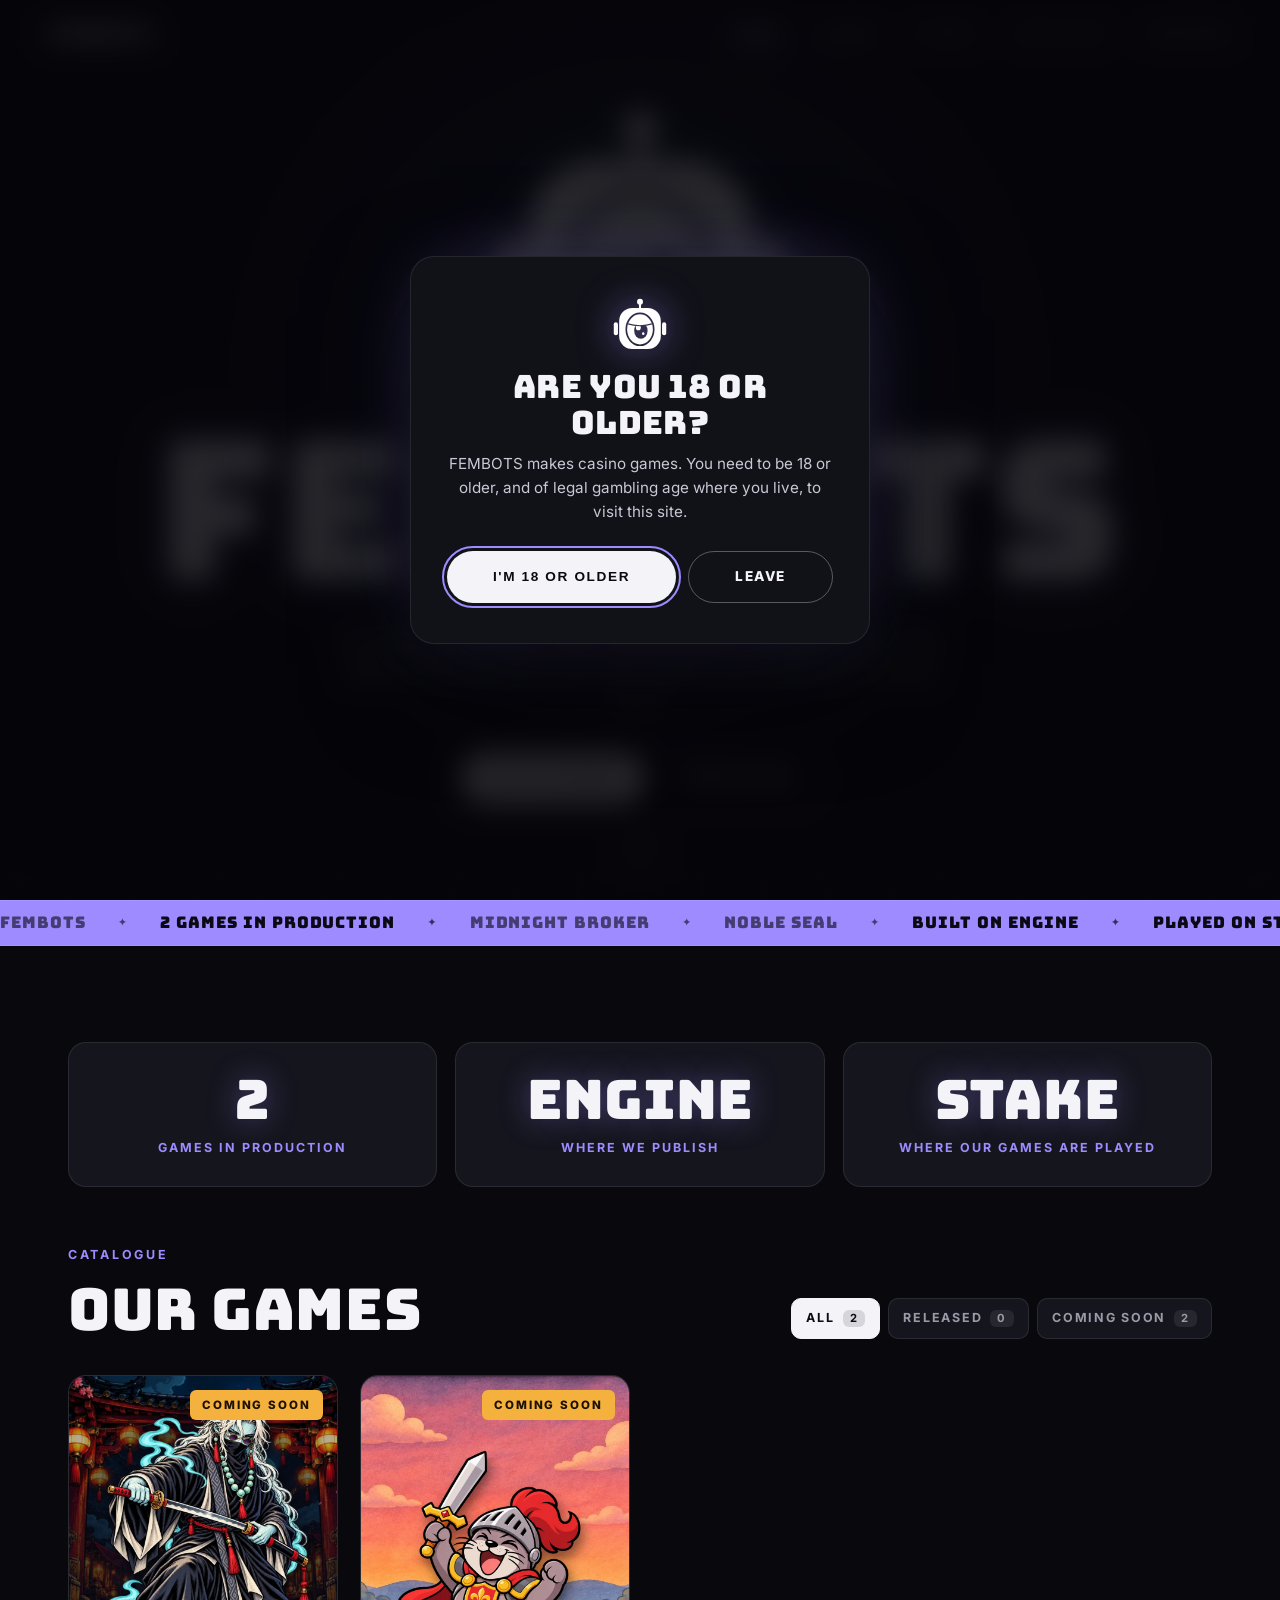
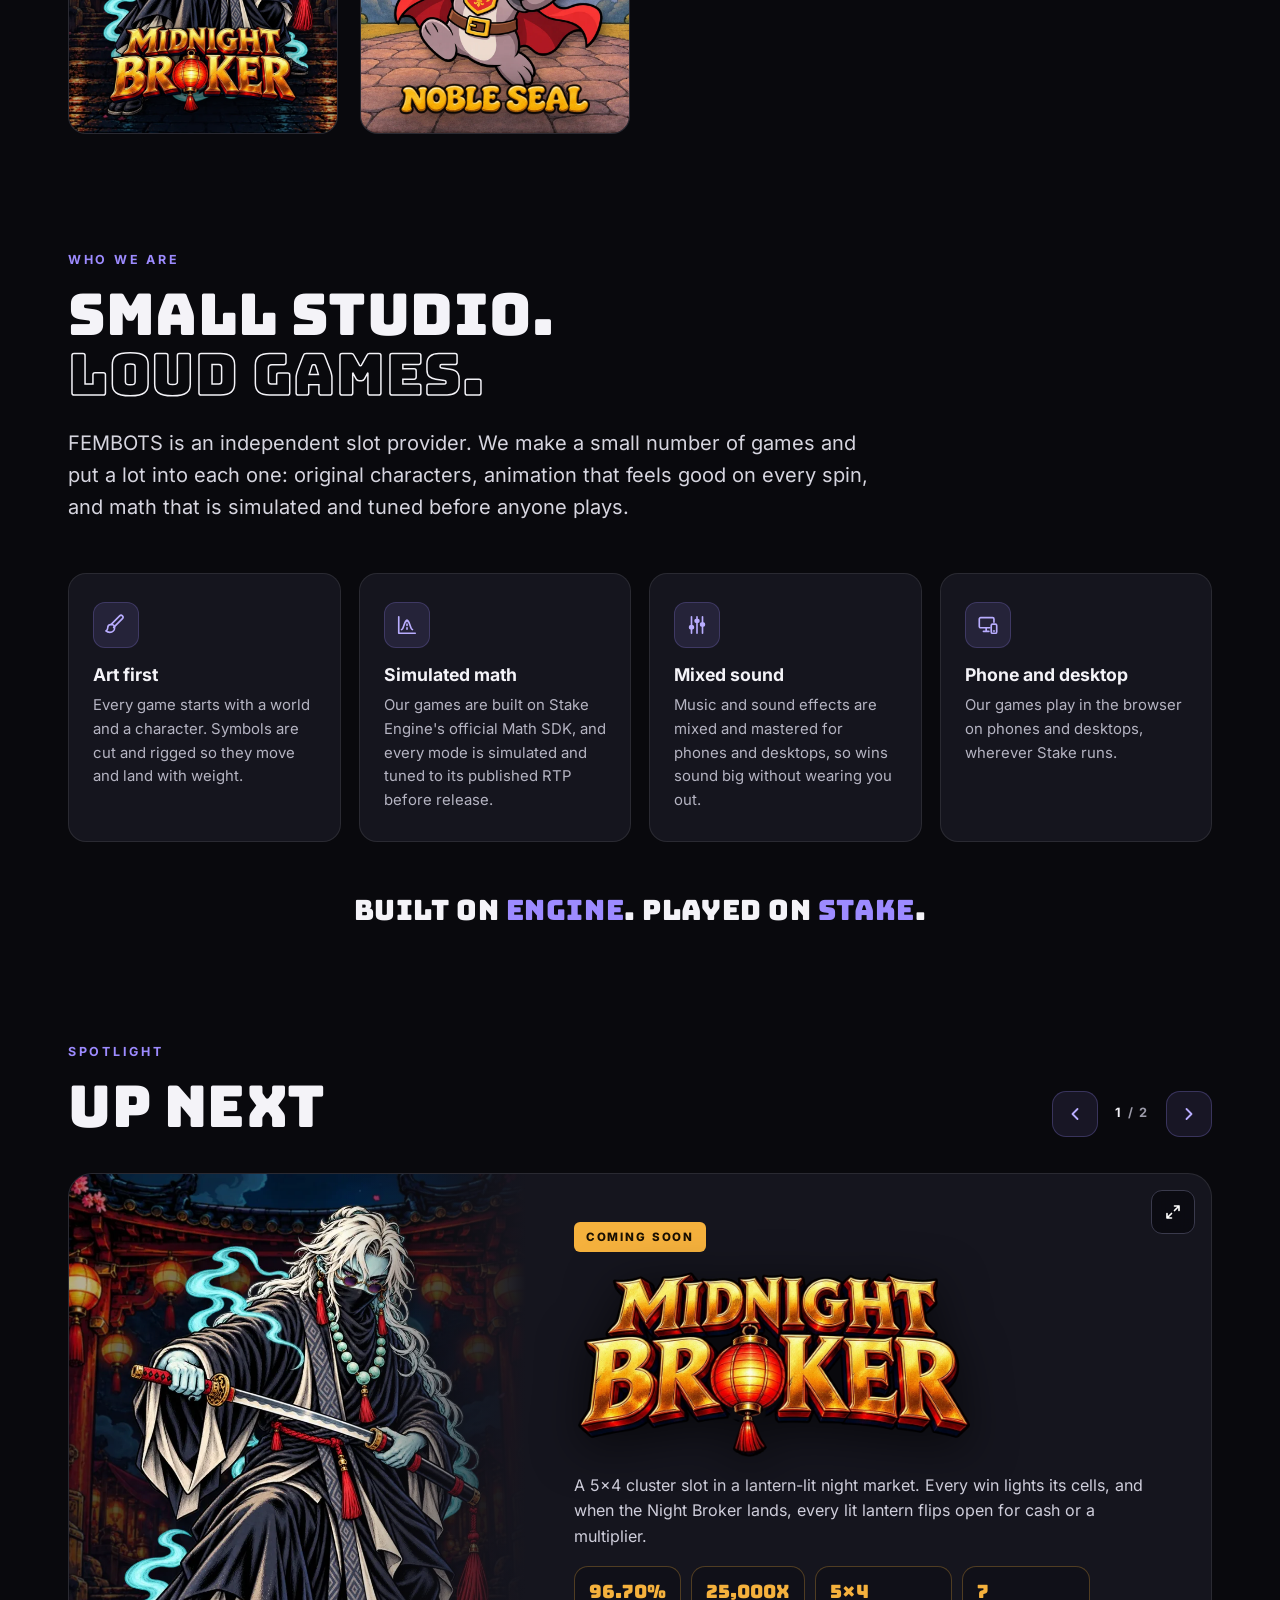
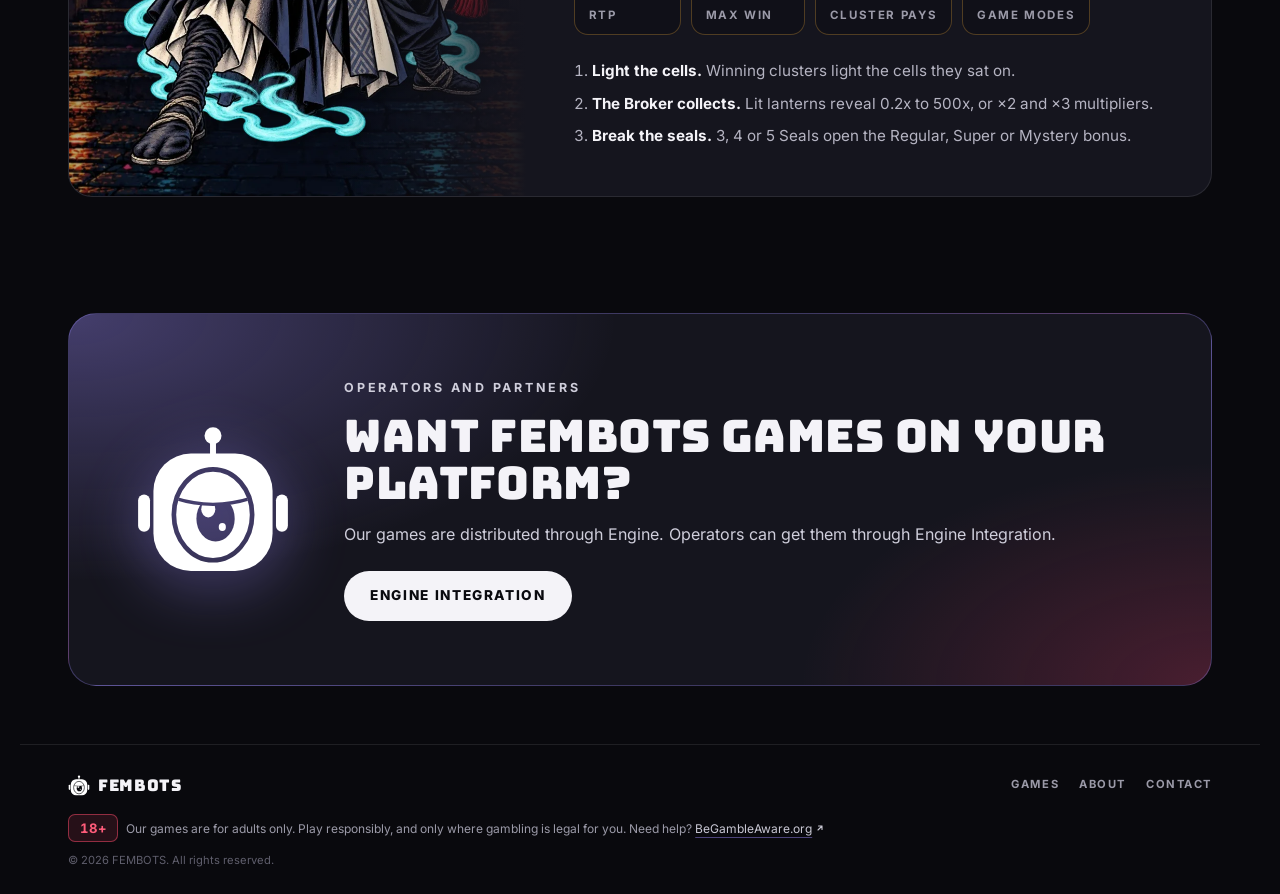
<file: index.html>
<!doctype html>
<html lang="en">
<head>
  <meta charset="utf-8" />
  <meta name="viewport" content="width=device-width, initial-scale=1" />
  <title>FEMBOTS | Slot Game Provider</title>
  <meta name="description" content="FEMBOTS is an independent slot provider making bold, art-first games for Engine and Stake. Our first game is Midnight Broker." />
  <meta name="theme-color" content="#09090d" />
  <link rel="canonical" href="https://fembots-gaming.github.io/website/" />
  <link rel="icon" type="image/svg+xml" href="assets/robot.svg" />
  <link rel="apple-touch-icon" href="assets/apple-touch-icon.png" />
  <link rel="preload" href="assets/fonts/bungee-latin.woff2" as="font" type="font/woff2" crossorigin />
  <link rel="preload" href="assets/fonts/inter-latin.woff2" as="font" type="font/woff2" crossorigin />
  <link rel="stylesheet" href="styles.css?v=77" />
</head>
<body>
  <!-- ============ 18+ CHECK ============ -->
  <!-- Asked once per browser. The answer is kept in localStorage; if storage is blocked it asks on every visit. -->
  <dialog class="age-gate" id="ageGate" closedby="none" aria-labelledby="ageTitle" aria-describedby="ageText">
    <img src="assets/robot.svg" alt="" width="56" height="54" />
    <h2 id="ageTitle">Are you 18 or older?</h2>
    <p id="ageText">FEMBOTS makes casino games. You need to be 18 or older, and of legal gambling age where you live, to visit this site.</p>
    <div class="age-actions">
      <button class="btn btn-primary" type="button" id="ageYes">I'm 18 or older</button>
      <a class="btn btn-ghost" href="https://www.google.com/" rel="noopener" id="ageNo">Leave</a>
    </div>
  </dialog>
  <script>
    (function () {
      var KEY = 'fembots-age-ok', gate = document.getElementById('ageGate');
      try { if (localStorage.getItem(KEY) === '1') return; } catch (e) {}
      var ok = false;
      gate.showModal();
      // Escape doesn't let people skip it. If the browser closes it some other way, put it back.
      document.addEventListener('keydown', function (e) { if (e.key === 'Escape' && !ok) e.preventDefault(); }, true);
      gate.addEventListener('cancel', function (e) { e.preventDefault(); });
      new MutationObserver(function () { if (!ok && !gate.open) gate.showModal(); }).observe(gate, { attributes: true, attributeFilter: ['open'] });
      document.getElementById('ageYes').addEventListener('click', function () {
        ok = true;
        try { localStorage.setItem(KEY, '1'); } catch (e) {}
        gate.close();
      });
    })();
  </script>

  <!-- ============ NAV ============ -->
  <header class="nav" id="top">
    <a class="brand" href="#top" aria-label="FEMBOTS home">
      <span>FEMBOTS</span>
    </a>
    <nav class="nav-links" id="navLinks">
      <a href="#top">Home</a>
      <a href="#games">Games</a>
      <a href="#about">Studio</a>
      <a href="#spotlight">Spotlight</a>
      <a href="#contact">Partners</a>
    </nav>
    <button class="nav-toggle" id="navToggle" aria-label="Open menu" aria-expanded="false">
      <span></span><span></span>
    </button>
  </header>

  <main>
    <!-- ============ HERO ============ -->
    <section class="hero">
      <div class="hero-bg" aria-hidden="true">
        <div class="grid-lines"></div>
        <div class="glow"></div>
      </div>
      <div class="hero-inner">
        <!-- The FEMBOTS robot. main.js moves the pupil to follow the mouse and blinks the lid. -->
        <svg class="hero-bot" id="heroBot" aria-hidden="true" viewBox="6 0 188 180">
          <defs>
            <clipPath id="hb-eye"><ellipse cx="100" cy="108" rx="43.5" ry="51"/></clipPath>
            <mask id="hb-cut" maskUnits="userSpaceOnUse" x="-10" y="-10" width="220" height="220">
              <rect x="-10" y="-10" width="220" height="220" fill="#fff"/>
              <g clip-path="url(#hb-eye)"><g class="hero-pupil"><ellipse cx="103" cy="112.5" rx="22.5" ry="27" fill="#000"/><ellipse cx="94.45" cy="101.4" rx="8.25" ry="9.75" fill="#fff"/><ellipse cx="110.95" cy="122.4" rx="4.2" ry="4.8" fill="#fff"/></g><g class="hero-lid"><path d="M39.1 -45H160.9V82.5Q100 109.02 39.1 82.5Z" fill="#fff"/><path d="M39.1 82.5Q100 109.02 160.9 82.5" fill="none" stroke="#000" stroke-width="3.9"/></g></g>
              <ellipse cx="100" cy="108" rx="46" ry="53.5" fill="none" stroke="#000" stroke-width="5.5"/>
            </mask>
          </defs>
          <g fill="#fff" mask="url(#hb-cut)"><rect x="96.5" y="20" width="7" height="20" rx="3.5"/><circle cx="100" cy="15" r="10"/><rect x="12" y="84" width="14" height="44" rx="7"/><rect x="174" y="84" width="14" height="44" rx="7"/><rect x="30" y="36" width="140" height="138" rx="44"/></g>
        </svg>
        <h1 class="wordmark reveal" aria-label="FEMBOTS">
          <span class="glitch">FEMBOTS</span>
        </h1>
        <p class="hero-sub reveal">
          An independent slot provider making games for Stake Engine. <span data-production>Two titles are</span> in production now, each with its own characters, art and math.
        </p>
        <div class="hero-cta reveal">
          <a class="btn btn-primary" href="#games">See our games</a>
          <a class="btn btn-ghost" href="#about">Who we are</a>
        </div>
      </div>
      <a class="scroll-cue" href="#studio-stats" aria-label="Scroll to the provider stats"><span></span></a>
    </section>


    <!-- ============ TICKER ============ -->
    <div class="ticker" aria-hidden="true">
      <div class="ticker-track" id="tickerTrack"></div>
    </div>

    <!-- ============ STUDIO STATS ============ -->
    <section class="stats" id="studio-stats" aria-label="FEMBOTS in numbers">
      <div class="stat reveal"><b data-count-games>2</b><span>Games in production</span></div>
      <div class="stat reveal"><b>Engine</b><span>Where we publish</span></div>
      <div class="stat reveal"><b>Stake</b><span>Where our games are played</span></div>
    </section>

    <!-- ============ GAMES ============ -->
    <section class="section games" id="games">
      <div class="section-head">
        <div>
          <p class="eyebrow">Catalogue</p>
          <h2>Our games</h2>
        </div>
        <div class="filters" role="tablist" aria-label="Filter games">
          <button class="filter is-active" data-filter="all" role="tab" aria-selected="true">All <i data-count="all">0</i></button>
          <button class="filter" data-filter="released" role="tab" aria-selected="false">Released <i data-count="released">0</i></button>
          <button class="filter" data-filter="coming-soon" role="tab" aria-selected="false">Coming soon <i data-count="coming-soon">0</i></button>
        </div>
      </div>
      <div class="game-grid" id="gameGrid"></div>
      <p class="empty" id="gamesEmpty" hidden>Our first release is on its way. Check back soon.</p>
    </section>


    <!-- ============ ABOUT ============ -->
    <section class="section about" id="about">
      <div class="about-head">
        <p class="eyebrow">Who we are</p>
        <h2>Small studio.<br /><span class="outline">Loud games.</span></h2>
        <p class="lead">
          FEMBOTS is an independent slot provider. We make a small number of games and put a lot into each one: original characters, animation that feels good on every spin, and math that is simulated and tuned before anyone plays.
        </p>
      </div>
      <div class="pillars">
        <article class="pillar reveal">
          <span class="pillar-icon" aria-hidden="true"><svg viewBox="0 0 24 24" fill="none" stroke="currentColor" stroke-width="1.8" stroke-linecap="round" stroke-linejoin="round"><path d="M9.5 14.5 19 5a2.1 2.1 0 0 0-3-3l-9.5 9.5"/><path d="M6.5 11.5c-2 0-3.5 1.6-3.5 3.6 0 1.6-.6 2.8-2 3.4 1 .9 2.6 1.5 4.3 1.5 3 0 5.2-2.2 5.2-5 0-1.9-1.6-3.5-4-3.5Z"/></svg></span>
          <h3>Art first</h3>
          <p>Every game starts with a world and a character. Symbols are cut and rigged so they move and land with weight.</p>
        </article>
        <article class="pillar reveal">
          <span class="pillar-icon" aria-hidden="true"><svg viewBox="0 0 24 24" fill="none" stroke="currentColor" stroke-width="1.8" stroke-linecap="round" stroke-linejoin="round"><path d="M3 3v18h18"/><path d="M6 17c2.5 0 3-10 6-10s3.5 10 6 10"/><path d="M12 7v10" stroke-dasharray="1.5 2.5"/></svg></span>
          <h3>Simulated math</h3>
          <p>Our games are built on Stake Engine's official Math SDK, and every mode is simulated and tuned to its published RTP before release.</p>
        </article>
        <article class="pillar reveal">
          <span class="pillar-icon" aria-hidden="true"><svg viewBox="0 0 24 24" fill="none" stroke="currentColor" stroke-width="1.8" stroke-linecap="round" stroke-linejoin="round"><path d="M6 3v18M12 3v18M18 3v18"/><rect x="4" y="13" width="4" height="3" rx="1" fill="currentColor"/><rect x="10" y="6" width="4" height="3" rx="1" fill="currentColor"/><rect x="16" y="10" width="4" height="3" rx="1" fill="currentColor"/></svg></span>
          <h3>Mixed sound</h3>
          <p>Music and sound effects are mixed and mastered for phones and desktops, so wins sound big without wearing you out.</p>
        </article>
        <article class="pillar reveal">
          <span class="pillar-icon" aria-hidden="true"><svg viewBox="0 0 24 24" fill="none" stroke="currentColor" stroke-width="1.8" stroke-linecap="round" stroke-linejoin="round"><path d="M14 15H4a1.5 1.5 0 0 1-1.5-1.5v-8A1.5 1.5 0 0 1 4 4h13a1.5 1.5 0 0 1 1.5 1.5V9"/><path d="M7 19h6M10 15v4"/><rect x="15.5" y="11" width="6" height="10" rx="1.5"/><path d="M18 18.5h1"/></svg></span>
          <h3>Phone and desktop</h3>
          <p>Our games play in the browser on phones and desktops, wherever Stake runs.</p>
        </article>
      </div>
      <p class="platforms">
        <span>Built on <b>Engine</b>.</span> <span>Played on <b>Stake</b>.</span>
      </p>
    </section>


    <!-- ============ SPOTLIGHT ============ -->
    <section class="section spotlight" id="spotlight">
      <div class="section-head">
        <div>
          <p class="eyebrow">Spotlight</p>
          <h2>Up next</h2>
        </div>
        <div class="spot-nav" aria-label="Browse games">
          <button class="spot-arrow" type="button" data-dir="-1" aria-label="Previous game"><svg viewBox="0 0 24 24" fill="none" stroke="currentColor" stroke-width="2.2" stroke-linecap="round" stroke-linejoin="round" aria-hidden="true"><path d="M15 6l-6 6 6 6"/></svg></button>
          <span class="spot-count" aria-live="polite"><b>1</b> / <span>2</span></span>
          <button class="spot-arrow" type="button" data-dir="1" aria-label="Next game"><svg viewBox="0 0 24 24" fill="none" stroke="currentColor" stroke-width="2.2" stroke-linecap="round" stroke-linejoin="round" aria-hidden="true"><path d="M9 6l6 6-6 6"/></svg></button>
        </div>
      </div>
      <!-- main.js adds one panel per game marked "In review" in data/games.json. They share one grid cell,
           so the box is always as tall as the tallest game. -->
      <div class="spot-stack" id="spotStack"></div>
    </section>


    <!-- ============ CONTACT ============ -->
    <section class="section contact" id="contact">
      <div class="contact-card">
        <img class="contact-bot" src="assets/robot.svg" alt="" loading="lazy" />
        <div>
          <p class="eyebrow">Operators and partners</p>
          <h2>Want FEMBOTS games on your platform?</h2>
          <p>Our games are distributed through Engine. Operators can get them through Engine Integration.</p>
          <div class="hero-cta">
            <a class="btn btn-primary" href="https://engine.io/" target="_blank" rel="noopener">Engine Integration</a>
            <a class="btn btn-ghost" id="contactEmail" hidden>Email us</a>
          </div>
        </div>
      </div>
    </section>
  </main>

  <!-- Game details pop-up. main.js fills it from data/games.json. -->
  <dialog class="game-modal" id="gameModal" aria-label="Game details">
    <div class="modal-top">
      <span class="modal-title"></span>
      <button class="modal-close" type="button" aria-label="Close">
        <svg viewBox="0 0 24 24" fill="none" stroke="currentColor" stroke-width="2.2" stroke-linecap="round" aria-hidden="true"><path d="M6 6l12 12M18 6 6 18"/></svg>
      </button>
    </div>
    <div class="modal-body"></div>
  </dialog>


  <!-- ============ FOOTER ============ -->
  <footer class="footer">
    <div class="footer-top">
      <a class="brand" href="#top"><img src="assets/robot.svg" alt="" width="28" height="27" /><span>FEMBOTS</span></a>
      <nav>
        <a href="#games">Games</a>
        <a href="#about">About</a>
        <a href="#contact">Contact</a>
      </nav>
    </div>
    <p class="footer-note">
      <span class="age">18+</span>
      <span>Our games are for adults only. Play responsibly, and only where gambling is legal for you.
        <span class="help">Need help? <a href="https://www.begambleaware.org/" target="_blank" rel="noopener">BeGambleAware.org<svg viewBox="0 0 24 24" aria-hidden="true"><path d="M8 16 16 8M9 8h7v7"/></svg></a></span></span>
    </p>
    <p class="footer-copy">© <span id="year">2026</span> FEMBOTS. All rights reserved.</p>
  </footer>

  <script src="main.js?v=77"></script>
</body>
</html>
</file>
<file: styles.css>
/* ================================================================
   FEMBOTS studio site
   ================================================================ */
/* Fonts are served from this site, not Google, so visitors' IPs aren't sent to a third party. Latin only:
   Inter is one variable file that covers every weight. */
@font-face { font-family: 'Bungee'; font-style: normal; font-weight: 400; font-display: swap; src: url(assets/fonts/bungee-latin.woff2) format('woff2'); }
@font-face { font-family: 'Inter'; font-style: normal; font-weight: 100 900; font-display: swap; src: url(assets/fonts/inter-latin.woff2) format('woff2'); }

:root {
  --bg: #09090d;
  --bg-2: #111118;
  --panel: #15151e;
  --line: rgba(255, 255, 255, 0.09);
  --ink: #f4f3f8;
  --muted: #9b9aa8;
  --accent: #9d8bff;      /* FEMBOTS violet, from the logo's glow */
  --accent-2: #ff3d6e;    /* signal pink */
  --gold: #f5b13d;        /* Midnight Broker gold */
  --crimson: #d8262f;
  --radius: 18px;
  --display: 'Bungee', system-ui, sans-serif;
  --body: 'Inter', system-ui, -apple-system, Segoe UI, sans-serif;
  --wrap: 1240px;
}

*, *::before, *::after { box-sizing: border-box; }
html { scroll-behavior: smooth; scroll-padding-top: 80px; overflow-x: clip; }
body {
  margin: 0;
  background: var(--bg);
  color: var(--ink);
  font-family: var(--body);
  font-size: 16px;
  line-height: 1.6;
  -webkit-font-smoothing: antialiased;
  overflow-x: clip;
}
main { overflow-x: clip; }
img { max-width: 100%; display: block; }
[hidden] { display: none !important; }
a { color: inherit; text-decoration: none; }
h1, h2, h3, h4 { margin: 0; line-height: 1.05; }
h2 { font-family: var(--display); font-weight: 400; font-size: clamp(2rem, 5vw, 3.6rem); letter-spacing: 0.01em; }
p { margin: 0 0 1em; }
em { color: var(--gold); font-style: normal; font-weight: 700; }

.eyebrow {
  font-size: 0.78rem; font-weight: 700; letter-spacing: 0.22em; text-transform: uppercase;
  color: var(--accent); margin-bottom: 14px;
}
.lead { font-size: clamp(1.05rem, 1.6vw, 1.25rem); color: #d6d5df; }

/* ---------- Buttons ---------- */
.btn {
  display: inline-flex; align-items: center; justify-content: center; gap: 8px;
  padding: 14px 26px; border-radius: 999px;
  font-weight: 800; font-size: 0.85rem; letter-spacing: 0.12em; text-transform: uppercase;
  transition: transform .2s ease, background .2s ease, box-shadow .2s ease, color .2s ease;
  cursor: pointer; border: 0;
}
.btn-primary { background: var(--ink); color: #0a0a0f; }
.btn-primary:hover { transform: translateY(-2px); box-shadow: 0 10px 30px -8px rgba(157, 139, 255, .7); background: #fff; }
.btn-ghost { border: 1.5px solid rgba(255,255,255,.3); color: var(--ink); }
.btn-ghost:hover { border-color: var(--ink); transform: translateY(-2px); }

/* ---------- Nav ---------- */
.nav {
  position: fixed; inset: 0 0 auto 0; z-index: 50;
  display: flex; align-items: center; justify-content: space-between;
  padding: 18px clamp(16px, 4vw, 48px);
  transition: background .3s ease, padding .3s ease, border-color .3s ease;
  border-bottom: 1px solid transparent;
}
.nav.scrolled { background: rgba(9, 9, 13, .82); backdrop-filter: blur(14px); -webkit-backdrop-filter: blur(14px); padding-block: 12px; border-color: var(--line); }
.brand { display: flex; align-items: center; gap: 10px; font-family: var(--display); font-size: 1.25rem; letter-spacing: .04em; }
.brand img { display: block; }
.nav-links { display: flex; gap: clamp(18px, 3vw, 40px); }
.nav-links a { font-size: .8rem; font-weight: 700; letter-spacing: .16em; text-transform: uppercase; color: var(--muted); transition: color .2s; position: relative; }
.nav-links a::after { content: ''; position: absolute; left: 0; right: 100%; bottom: -6px; height: 2px; background: var(--accent); transition: right .25s ease; }
/* Only one link is lit at a time. main.js sets:
   - .is-current on the section you're looking at (it follows the scroll);
   - .is-hover on the link the mouse has stopped on (not ones it only passes over), and .hovering on the
     menu meanwhile, which switches the current link off until the mouse leaves the menu. */
.nav-links a.is-current, .nav-links a.is-hover, .nav-links a:focus-visible { color: var(--ink); }
.nav-links a.is-current::after, .nav-links a.is-hover::after, .nav-links a:focus-visible::after { right: 0; }
.nav-links.hovering a.is-current:not(.is-hover) { color: var(--muted); }
.nav-links.hovering a.is-current:not(.is-hover)::after { right: 100%; }
.nav-links a:focus-visible { outline: none; }
.nav-toggle { display: none; background: none; border: 0; width: 40px; height: 40px; cursor: pointer; position: relative; }
.nav-toggle span { position: absolute; left: 8px; right: 8px; height: 2px; background: var(--ink); transition: transform .25s, top .25s; }
.nav-toggle span:first-child { top: 15px; }
.nav-toggle span:last-child { top: 23px; }
.nav-toggle[aria-expanded="true"] span:first-child { top: 19px; transform: rotate(45deg); }
.nav-toggle[aria-expanded="true"] span:last-child { top: 19px; transform: rotate(-45deg); }

/* ---------- Hero ---------- */
.hero {
  position: relative; min-height: 100svh;
  display: grid; place-items: center; text-align: center;
  padding: 96px 16px 88px; overflow: hidden;
}
.hero-bg { position: absolute; inset: 0; pointer-events: none; }
.grid-lines {
  position: absolute; inset: -50% -10% 0;
  background-image:
    linear-gradient(rgba(157,139,255,.12) 1px, transparent 1px),
    linear-gradient(90deg, rgba(157,139,255,.12) 1px, transparent 1px);
  background-size: 64px 64px;
  transform: perspective(700px) rotateX(62deg) translateY(30%);
  transform-origin: center bottom;
  mask-image: linear-gradient(to top, #000 0%, transparent 70%);
  -webkit-mask-image: linear-gradient(to top, #000 0%, transparent 70%);
  animation: gridmove 6s linear infinite;
}
@keyframes gridmove { to { background-position: 0 64px, 0 0; } }
.glow {
  position: absolute; left: 50%; top: 42%; width: min(900px, 120vw); aspect-ratio: 1;
  transform: translate(-50%, -50%);
  background: radial-gradient(circle, rgba(157,139,255,.3) 0%, rgba(110,92,230,.12) 35%, transparent 65%);
  filter: blur(10px);
}
/* The ASCII robot fills the hero behind the text. */
.hero-bot { display: block; height: clamp(170px, 32svh, 340px); width: auto; margin: 0 auto clamp(18px, 3svh, 30px); overflow: visible;
  filter: drop-shadow(0 0 28px rgba(157,139,255,.35)) drop-shadow(0 18px 30px rgba(0,0,0,.45)); animation: botFloat 6s ease-in-out infinite; }
@keyframes botFloat { 50% { transform: translateY(-10px); } }
.hero .wordmark .glitch { text-shadow: 0 0 40px rgba(157, 139, 255, .35), 0 6px 30px rgba(9, 9, 13, .9); }
.hero-inner { position: relative; max-width: 980px; }
.hero .wordmark { margin-bottom: 24px; }
.wordmark {
  font-family: var(--display); font-weight: 400;
  font-size: clamp(3.6rem, 15vw, 12rem); letter-spacing: .02em; line-height: .95;
  margin: 6px 0 26px;
}
.glitch { position: relative; display: inline-block; text-shadow: 0 0 40px rgba(157,139,255,.35); }
.hero-sub { text-shadow: 0 1px 12px rgba(9, 9, 13, .95), 0 0 2px rgba(9, 9, 13, .9); max-width: 640px; margin: 0 auto 34px; color: #c9c8d4; font-size: clamp(1rem, 1.6vw, 1.2rem); }
.hero-cta { display: flex; gap: 14px; justify-content: center; flex-wrap: wrap; }
.scroll-cue { position: absolute; bottom: 28px; left: 50%; transform: translateX(-50%); width: 26px; height: 42px; border: 2px solid rgba(255,255,255,.35); border-radius: 14px; }
.scroll-cue span { position: absolute; left: 50%; top: 8px; width: 4px; height: 8px; margin-left: -2px; background: var(--ink); border-radius: 2px; animation: cue 1.8s ease-in-out infinite; }
@keyframes cue { 0% { opacity: 0; transform: translateY(0); } 30% { opacity: 1; } 100% { opacity: 0; transform: translateY(14px); } }

/* ---------- Ticker ---------- */
.ticker { border-block: 1px solid var(--line); background: var(--accent); color: #0b0a14; overflow: hidden; white-space: nowrap; }
.ticker-track > * { padding-right: 32px; } /* padding, not gap or margin, so -50% lands exactly on the repeat */
.ticker-track { display: inline-flex; align-items: center; padding: 14px 0; animation: ticker 30s linear infinite; font-family: var(--display); font-weight: 400; font-size: 1rem; line-height: 1; letter-spacing: .06em; text-transform: uppercase; }
.ticker-track b { font-weight: 400; }
.ticker-track span { opacity: .6; }
.ticker-track span::after, .ticker-track b::after { content: '✦'; display: inline-block; margin-left: 32px; font-size: .7em; opacity: .7; vertical-align: .15em; }
.ticker-track span::after { opacity: 1; }
@keyframes ticker { to { transform: translateX(-50%); } }

/* ---------- Studio stats ---------- */
.stats {
  max-width: var(--wrap); margin: 0 auto; padding: clamp(56px, 8vw, 96px) clamp(16px, 4vw, 48px) 0;
  display: grid; grid-template-columns: repeat(3, 1fr); gap: 18px;
}
.stat { text-align: center; padding: 28px 16px; border-radius: var(--radius); background: var(--panel); border: 1px solid var(--line); }
.stat b { display: block; font-family: var(--display); font-weight: 400; font-size: clamp(2rem, 4.4vw, 3.4rem); line-height: 1.05; color: var(--ink); text-shadow: 0 0 30px rgba(157,139,255,.35); }
.stat span { display: block; margin-top: 10px; font-size: .78rem; font-weight: 700; letter-spacing: .16em; text-transform: uppercase; color: var(--accent); }

/* ---------- Spotlight ---------- */
/* All games share one grid cell: the box takes the tallest game's height and every card fills it. */
.spot-stack { display: grid; }
.spot-stack > .spot-game { grid-area: 1 / 1; display: flex; flex-direction: column; min-width: 0; }
.spot-stack > .spot-game.is-hidden { visibility: hidden; pointer-events: none; }
.spot-stack > .spot-game.off { display: none; }
.spot-stack .spot-card { flex: 1; }
.spot-stack .spot-body { justify-content: center; }
.spot-nav { display: flex; align-items: center; gap: 12px; }
.spot-nav[hidden] { display: none; }
.spot-arrow {
  display: grid; place-items: center; width: 46px; height: 46px; padding: 0; cursor: pointer;
  border-radius: 14px; border: 1px solid rgba(157,139,255,.25); background: rgba(157,139,255,.1); color: #b9adff;
  transition: background .2s, border-color .2s, color .2s, transform .2s;
}
.spot-arrow svg { width: 20px; height: 20px; }
.spot-arrow:hover { background: var(--accent); border-color: var(--accent); color: #0b0a14; }
.spot-arrow[data-dir="-1"]:hover { transform: translateX(-2px); }
.spot-arrow[data-dir="1"]:hover { transform: translateX(2px); }
.spot-arrow:focus-visible { outline: 2px solid var(--accent); outline-offset: 2px; }
.spot-count { min-width: 44px; text-align: center; font-size: .8rem; font-weight: 700; letter-spacing: .14em; color: var(--muted); }
.spot-count b { color: var(--ink); }
.spot-card {
  display: grid; grid-template-columns: minmax(0, .8fr) minmax(0, 1.2fr); overflow: hidden;
  border-radius: 24px; background: var(--panel); border: 1px solid var(--line);
}
.spot-art { position: relative; min-height: 100%; }
.spot-art img { position: absolute; inset: 0; width: 100%; height: 100%; object-fit: cover; }
.spot-art::after { content: ''; position: absolute; inset: 0; background: linear-gradient(90deg, transparent 60%, var(--panel)); }
.spot-body { padding: clamp(24px, 4vw, 48px); display: flex; flex-direction: column; align-items: flex-start; }
.spot-logo { width: min(400px, 100%); margin: 16px 0 12px; filter: drop-shadow(0 10px 24px rgba(0,0,0,.6)); }
.spot-lead { color: #cfcedb; max-width: 36rem; }
.spot-body .stat-chips { margin-bottom: 24px; }
.spot-body .stat-chips li { min-width: 0; padding: 10px 14px; }
.spot-body .stat-chips b { font-size: 1.15rem; }
.mini-steps { margin: 0; padding: 0 0 0 1.2em; color: #b5b4c2; font-size: .95rem; display: grid; gap: 8px; }
.mini-steps b { color: var(--ink); }
/* The spotlight card's button that opens the details pop-up: an arrow in the card's top right corner,
   violet like the Up Next arrows and the pop-up's close button. */
.spot-card { position: relative; }
/* A dark square with a white "expand" icon; on hover the two arrows push outward. */
.details-btn {
  position: absolute; top: 16px; right: 16px; z-index: 2; display: grid; place-items: center; width: 44px; height: 44px; padding: 0;
  cursor: pointer; border-radius: 11px; border: 1px solid #3a3a4c; background: rgba(11,11,17,.9); color: #fff;
  backdrop-filter: blur(8px); -webkit-backdrop-filter: blur(8px); transition: border-color .2s, background .2s;
}
.details-btn svg { display: block; width: 18px; height: 18px; overflow: visible; }
.details-btn .out-a, .details-btn .out-b { transition: transform .25s cubic-bezier(.2,.8,.2,1); }
.details-btn:hover { border-color: rgba(157,139,255,.7); background: #0b0b11; }
.details-btn:hover .out-a { transform: translate(1.5px, -1.5px); }
.details-btn:hover .out-b { transform: translate(-1.5px, 1.5px); }
.details-btn:focus-visible { outline: 2px solid var(--accent); outline-offset: 2px; }

/* ---------- Scrollbars: violet thumb on a dark track, in every browser ---------- */
::-webkit-scrollbar { width: 12px; height: 12px; }
::-webkit-scrollbar-track { background: var(--bg); }
::-webkit-scrollbar-thumb { background: rgba(157,139,255,.35); border-radius: 999px; border: 3px solid var(--bg); }
::-webkit-scrollbar-thumb:hover { background: rgba(157,139,255,.6); }
::-webkit-scrollbar-corner { background: var(--bg); }
.game-modal::-webkit-scrollbar-track { background: transparent; margin-block: 14px; }
.game-modal::-webkit-scrollbar-thumb { border-color: var(--bg-2); }
@supports (-moz-appearance: none) {
  html { scrollbar-color: rgba(157,139,255,.4) var(--bg); }
  .game-modal { scrollbar-color: rgba(157,139,255,.4) transparent; scrollbar-width: thin; }
}

/* ---------- 18+ check ---------- */
.age-gate {
  width: min(460px, calc(100% - 32px)); max-width: none; margin: auto; padding: clamp(28px, 6vw, 40px) clamp(22px, 5vw, 36px);
  border: 1px solid var(--line); border-radius: 24px; background: var(--bg-2); color: var(--ink); text-align: center;
  box-shadow: 0 40px 120px -20px rgba(0,0,0,.8), 0 0 80px -30px rgba(157,139,255,.5);
}
.age-gate::backdrop { background: rgba(5,5,10,.86); backdrop-filter: blur(14px); -webkit-backdrop-filter: blur(14px); }
html:has(.age-gate[open]) { overflow: hidden; }
.age-gate img { margin: 0 auto 18px; filter: drop-shadow(0 0 18px rgba(157,139,255,.55)); }
.age-gate h2 { font-size: clamp(1.5rem, 6vw, 2rem); line-height: 1.1; margin-bottom: 12px; }
.age-gate p { color: #c9c8d4; font-size: .95rem; margin-bottom: 26px; }
.age-actions { display: flex; gap: 12px; justify-content: center; flex-wrap: wrap; }
.age-actions .btn { flex: 1 1 auto; padding-inline: 22px; white-space: nowrap; }
.age-gate :focus-visible { outline: 2px solid var(--accent); outline-offset: 3px; }

/* ---------- Game details pop-up ---------- */
.game-modal {
  width: min(1120px, calc(100% - 32px)); max-width: none; max-height: calc(100dvh - 48px); padding: 0;
  border: 1px solid var(--line); border-radius: 24px; background: var(--bg-2); color: var(--ink);
  overflow: auto; overscroll-behavior: contain; box-shadow: 0 40px 120px -20px rgba(0,0,0,.8);
}
.game-modal::backdrop { background: rgba(5,5,10,.72); backdrop-filter: blur(6px); -webkit-backdrop-filter: blur(6px); }
html:has(.game-modal[open]) { overflow: hidden; }
/* A bar along the top of the pop-up: the game's name on the left, close on the right. It stays put while the
   details scroll under it. */
.modal-top {
  position: sticky; top: 0; z-index: 3; display: flex; align-items: center; justify-content: space-between; gap: 16px;
  padding: 14px clamp(16px, 3vw, 28px); background: rgba(17,17,24,.9); border-bottom: 1px solid var(--line);
  backdrop-filter: blur(10px); -webkit-backdrop-filter: blur(10px);
}
.modal-title { font-size: .76rem; font-weight: 700; letter-spacing: .16em; text-transform: uppercase; color: var(--muted); }
.modal-title b { color: var(--accent); font-weight: 700; }
.modal-close {
  flex: none; display: grid; place-items: center; width: 38px; height: 38px; padding: 0; cursor: pointer;
  border-radius: 11px; border: 1px solid rgba(157,139,255,.25); background: rgba(157,139,255,.1); color: #b9adff;
  transition: background .2s, border-color .2s, color .2s;
}
.modal-close svg { width: 18px; height: 18px; transition: transform .25s ease; }
.modal-close:hover { background: var(--accent); border-color: var(--accent); color: #0b0a14; }
.modal-close:hover svg { transform: rotate(90deg); }
.modal-close:focus-visible { outline: 2px solid var(--accent); outline-offset: 2px; }
.modal-body { padding: clamp(16px, 3vw, 28px); }
.modal-body .spot-card { margin-bottom: 36px; }
.modal-body .symbols { margin-bottom: 40px; }
.game-card[data-details] { cursor: pointer; }
.game-card[data-details]:focus-visible { outline: 2px solid var(--accent); outline-offset: 3px; }

/* ---------- Featured ---------- */
.featured { position: relative; min-height: min(92vh, 900px); display: flex; align-items: flex-end; overflow: hidden; isolation: isolate; }
.featured-art { position: absolute; inset: 0; z-index: -1; }
.featured-art img { width: 100%; height: 100%; object-fit: cover; object-position: 62% 30%; transform: scale(1.06); transition: transform 1.2s ease; }
.featured:hover .featured-art img { transform: scale(1.02); }
.featured-art::after {
  content: ''; position: absolute; inset: 0;
  background:
    linear-gradient(90deg, rgba(9,9,13,.95) 0%, rgba(9,9,13,.7) 34%, rgba(9,9,13,0) 64%),
    linear-gradient(0deg, var(--bg) 0%, rgba(9,9,13,0) 30%);
}
.featured-content { width: 100%; max-width: var(--wrap); margin: 0 auto; padding: 120px clamp(16px, 4vw, 48px) clamp(48px, 8vw, 96px); }
.featured-logo { width: min(520px, 90%); margin: 16px 0 10px; filter: drop-shadow(0 12px 30px rgba(0,0,0,.6)); }
.featured-tagline { font-size: clamp(1.1rem, 2vw, 1.45rem); font-weight: 600; color: #f1e6d3; margin-bottom: 26px; }
.tag { display: inline-block; padding: 6px 12px; border-radius: 6px; font-size: .72rem; font-weight: 800; letter-spacing: .16em; text-transform: uppercase; }
.tag-soon { background: var(--gold); color: #1a1003; }
.tag-live { background: #2fe28c; color: #032013; }
.stat-chips { list-style: none; padding: 0; margin: 0 0 32px; display: flex; flex-wrap: wrap; gap: 10px; }
.stat-chips li { display: flex; flex-direction: column; padding: 12px 18px; border-radius: 14px; background: rgba(15,15,22,.65); border: 1px solid rgba(245,177,61,.28); backdrop-filter: blur(6px); -webkit-backdrop-filter: blur(6px); min-width: 108px; }
.stat-chips b { font-family: var(--display); font-weight: 400; font-size: 1.35rem; color: var(--gold); }
.stat-chips span { font-size: .72rem; text-transform: uppercase; letter-spacing: .14em; color: var(--muted); font-weight: 700; }

/* ---------- Sections ---------- */
.section { max-width: var(--wrap); margin: 0 auto; padding: clamp(36px, 4.5vw, 60px) clamp(16px, 4vw, 48px); }
.section-head { display: flex; align-items: flex-end; justify-content: space-between; gap: 24px; flex-wrap: wrap; margin-bottom: 36px; }

/* ---------- Games ---------- */
.filters { display: flex; gap: 8px; flex-wrap: wrap; }
.filter {
  font: 700 .78rem/1 var(--body); letter-spacing: .14em; text-transform: uppercase;
  background: var(--panel); color: var(--muted); border: 1px solid var(--line);
  padding: 11px 14px; border-radius: 10px; cursor: pointer; display: inline-flex; align-items: center; gap: 8px;
  transition: color .2s, border-color .2s, background .2s;
}
.filter i { font-style: normal; background: rgba(255,255,255,.08); padding: 3px 7px; border-radius: 6px; font-size: .7rem; }
.filter:hover { color: var(--ink); }
.filter.is-active { color: #0b0a14; background: var(--ink); border-color: var(--ink); }
.filter.is-active i { background: rgba(0,0,0,.12); }
.game-grid { display: grid; grid-template-columns: repeat(auto-fill, minmax(260px, 1fr)); gap: 22px; }
.game-card {
  position: relative; border-radius: var(--radius); overflow: hidden; background: var(--panel);
  border: 1px solid var(--line); aspect-ratio: 3 / 4;
  transition: transform .35s cubic-bezier(.2,.8,.2,1), box-shadow .35s, border-color .35s;
}
.game-card:hover { transform: translateY(-6px); box-shadow: 0 30px 60px -20px rgba(157,139,255,.45); border-color: rgba(157,139,255,.5); }
.game-card > img.cover { width: 100%; height: 100%; object-fit: cover; transition: transform .6s ease, filter .4s; }
.game-card:hover > img.cover { transform: scale(1.06); filter: brightness(.55); }
.game-card .tag { position: absolute; top: 14px; right: 14px; }
.game-card .card-logo { position: absolute; left: 50%; bottom: 18px; width: 82%; transform: translateX(-50%); filter: drop-shadow(0 8px 16px rgba(0,0,0,.8)); transition: bottom .35s ease; }
/* On hover the logo rises to 54% up the card, higher only if this card's info panel (--info-h, set by main.js)
   would reach it, and never so high that its top (--logo-h) leaves the card. */
.game-card { container-type: inline-size; }
.game-card:hover .card-logo { bottom: min(calc(100% - var(--logo-h, 0px) - 12px), max(54%, calc(var(--info-h, 0px) + 10px))); }
/* Narrow cards: a shorter info panel and a slightly smaller logo, so both fit. */
@container (max-width: 300px) {
  .card-info { padding: 14px; }
  .card-info dl { gap: 4px; margin-bottom: 8px; }
  .card-info dd { font-size: .82rem; white-space: nowrap; }
  .card-info p { display: -webkit-box; -webkit-box-orient: vertical; -webkit-line-clamp: 3; line-clamp: 3; overflow: hidden; margin-bottom: 10px; }
  .game-card .card-logo { width: 72%; }
}
.game-card h3.card-logo { font-family: var(--display); font-weight: 400; font-size: 1.8rem; text-align: center; }
/* Games without art yet get a stand-in cover (big mascot on a violet grid) and behave
   exactly like a real cover: the art dims and zooms on hover while the title rises. */
.game-card.no-cover::before {
  content: ''; position: absolute; inset: 0;
  background:
    linear-gradient(0deg, rgba(9, 9, 13, .9) 0%, rgba(9, 9, 13, 0) 42%),
    url(assets/robot.svg) 50% 30% / 56% auto no-repeat,
    radial-gradient(60% 42% at 50% 32%, rgba(157, 139, 255, .55), transparent 72%),
    linear-gradient(rgba(157, 139, 255, .09) 1px, transparent 1px) 0 0 / 26px 26px,
    linear-gradient(90deg, rgba(157, 139, 255, .09) 1px, transparent 1px) 0 0 / 26px 26px,
    radial-gradient(90% 50% at 50% 108%, rgba(255, 61, 110, .32), transparent 70%),
    linear-gradient(180deg, #1c1736, #0c0b15);
  transition: transform .6s ease, filter .4s;
}
.game-card.no-cover:hover::before { transform: scale(1.06); filter: brightness(.55); }
.game-card.no-cover h3.card-logo {
  margin: 0; font-size: clamp(1.9rem, 3vw, 2.4rem); line-height: 1.02; letter-spacing: .02em;
  text-shadow: 0 0 26px rgba(157, 139, 255, .65), 0 4px 0 rgba(9, 9, 13, .6);
}
.card-info {
  position: absolute; inset: auto 0 0 0; padding: 18px;
  background: linear-gradient(0deg, rgba(9,9,13,.96) 40%, rgba(9,9,13,0));
  transform: translateY(100%); transition: transform .35s ease;
}
.game-card:hover .card-info, .game-card:focus-visible .card-info { transform: none; }
.card-info dl { display: grid; grid-template-columns: repeat(3, 1fr); gap: 6px; margin: 0 0 10px; }
.card-info dt { font-size: .64rem; letter-spacing: .14em; text-transform: uppercase; color: var(--muted); font-weight: 700; }
.card-info dd { margin: 0; font-weight: 800; font-size: .95rem; }
.card-info p { font-size: .85rem; color: #cfcedb; margin-bottom: 12px; }
.card-info a, .card-info .card-more { font-weight: 800; font-size: .76rem; letter-spacing: .14em; text-transform: uppercase; color: var(--gold); }
.lab-card {
  aspect-ratio: 3 / 4; border-radius: var(--radius); border: 1.5px dashed rgba(157,139,255,.35);
  display: flex; flex-direction: column; align-items: center; justify-content: center; text-align: center; gap: 12px; padding: 24px;
  background: repeating-linear-gradient(135deg, rgba(157,139,255,.04) 0 14px, transparent 14px 28px);
  color: var(--muted);
}
.lab-card img { width: 72px; height: auto; opacity: .85; animation: float 5s ease-in-out infinite; }
.lab-card b { font-family: var(--display); font-weight: 400; font-size: 1.3rem; color: var(--ink); letter-spacing: .03em; }
.lab-card p { margin: 0; font-size: .9rem; max-width: 220px; }
.empty { color: var(--muted); text-align: center; padding: 60px 0; border: 1px dashed var(--line); border-radius: var(--radius); }

/* ---------- Deep dive ---------- */
.deep {
  position: relative;
}
.deep::before {
  content: ''; position: absolute; inset: 0 -50vw; z-index: -1;
  background:
    radial-gradient(60% 50% at 80% 10%, rgba(216,38,47,.16), transparent 70%),
    radial-gradient(50% 40% at 10% 60%, rgba(245,177,61,.08), transparent 70%),
    var(--bg-2);
}
.deep h2 { color: var(--gold); text-shadow: 0 4px 0 #6a1015; margin-bottom: 24px; }
.deep-intro { display: grid; grid-template-columns: 1.1fr .9fr; gap: 40px; align-items: center; margin-bottom: 70px; }
.deep-text p:not(.lead):not(.eyebrow) { color: #bdbcc9; }
.deep-text .eyebrow { color: var(--gold); }
.deep-broker img { width: 100%; max-width: 460px; margin-inline: auto; filter: drop-shadow(0 0 40px rgba(80, 220, 230, .25)); animation: float 6s ease-in-out infinite; }
@keyframes float { 50% { transform: translateY(-14px); } }
.sub { font-family: var(--display); font-weight: 400; font-size: clamp(1.3rem, 2.4vw, 1.8rem); margin: 0 0 22px; letter-spacing: .02em; }
.steps { list-style: none; padding: 0; margin: 0 0 70px; display: grid; grid-template-columns: repeat(3, 1fr); gap: 20px; }
.step { position: relative; background: var(--panel); border: 1px solid var(--line); border-radius: var(--radius); padding: 26px; overflow: hidden; }
.step-art { width: 92px; height: 92px; border-radius: 50%; background: radial-gradient(circle, rgba(245,177,61,.25), transparent 70%); display: grid; place-items: center; margin-bottom: 16px; }
.step-art img { width: 88px; height: 88px; object-fit: contain; }
.step-num { position: absolute; top: 16px; right: 22px; font-family: var(--display); font-size: 2.6rem; color: rgba(255,255,255,.06); }
.step h4 { font-size: 1.15rem; margin-bottom: 8px; }
.step p { color: #b5b4c2; font-size: .95rem; margin: 0; }
.symbols { list-style: none; padding: 0; margin: 0 0 70px; display: grid; grid-template-columns: repeat(6, 1fr); gap: 14px; }
.symbols li { background: var(--panel); border: 1px solid var(--line); border-radius: 16px; padding: 16px 10px 14px; text-align: center; transition: transform .25s, border-color .25s; }
.symbols li:hover { transform: translateY(-4px) rotate(-1deg); border-color: rgba(245,177,61,.45); }
.symbols img { width: 100%; max-width: 120px; aspect-ratio: 1; object-fit: contain; margin: 0 auto 8px; }
.symbols span { display: block; font-weight: 800; font-size: .9rem; }
.symbols small { color: var(--gold); font-weight: 700; font-size: .78rem; }
.symbols li.special small { color: var(--accent); }
.two-col { display: grid; grid-template-columns: 1fr 1fr; gap: 40px; }
.bonus-list { display: grid; gap: 12px; }
.bonus { display: flex; gap: 18px; align-items: center; background: var(--panel); border: 1px solid var(--line); border-left: 4px solid var(--gold); border-radius: 14px; padding: 18px; }
.bonus-hidden { border-left-color: var(--crimson); background: linear-gradient(90deg, rgba(216,38,47,.12), var(--panel) 60%); }
.bonus-seals { flex: none; width: 64px; text-align: center; }
.bonus-seals b { display: block; font-family: var(--display); font-weight: 400; font-size: 2rem; color: var(--gold); line-height: 1; }
.bonus-hidden .bonus-seals b { color: #ff5a63; }
.bonus-seals span { font-size: .66rem; letter-spacing: .14em; text-transform: uppercase; color: var(--muted); font-weight: 700; }
.bonus h4 { margin-bottom: 4px; font-size: 1.05rem; }
.bonus p { margin: 0; color: #b5b4c2; font-size: .92rem; }
.modes { width: 100%; border-collapse: collapse; background: var(--panel); border-radius: 14px; overflow: hidden; border: 1px solid var(--line); }
.modes th, .modes td { text-align: left; padding: 13px 18px; border-bottom: 1px solid var(--line); }
.modes th { font-size: .7rem; letter-spacing: .16em; text-transform: uppercase; color: var(--muted); background: rgba(255,255,255,.03); }
.modes td:last-child, .modes th:last-child { text-align: right; font-weight: 800; color: var(--gold); white-space: nowrap; }
.modes th:last-child { color: var(--muted); }
.modes tr:last-child td { border-bottom: 0; }
.modes small { display: block; color: var(--muted); font-size: .78rem; }
.fine { font-size: .78rem; color: var(--muted); margin-top: 12px; }

/* ---------- About ---------- */
.about-head { max-width: 820px; margin-bottom: 50px; }
.about-head h2 { margin-bottom: 22px; }
.outline { color: transparent; -webkit-text-stroke: 1.5px var(--ink); }
.pillars { display: grid; grid-template-columns: repeat(4, 1fr); gap: 18px; }
.pillar { background: var(--panel); border: 1px solid var(--line); border-radius: var(--radius); padding: 28px 24px; transition: border-color .25s, transform .25s; }
.pillar:hover { border-color: rgba(157,139,255,.5); transform: translateY(-4px); }
.pillar-icon { display: grid; place-items: center; width: 46px; height: 46px; border-radius: 12px; background: rgba(157,139,255,.12); border: 1px solid rgba(157,139,255,.22); color: #b9adff; margin-bottom: 18px; }
.pillar-icon svg { width: 22px; height: 22px; }
.pillar h3 { font-size: 1.1rem; margin-bottom: 10px; }
.pillar p { color: #b5b4c2; font-size: .93rem; margin: 0; }
/* "Built on Engine. Played on Stake." as one line, with the platform names in violet. */
.platforms { margin: 50px auto 0; text-align: center; font-family: var(--display); font-weight: 400; font-size: clamp(1.25rem, 3vw, 1.75rem); line-height: 1.25; letter-spacing: .02em; color: var(--ink); }
.platforms b { font-weight: 400; color: var(--accent); }
.platforms span { white-space: nowrap; }  /* wraps between the two sentences, never inside one */

/* ---------- Contact ---------- */
.contact-card {
  display: flex; gap: clamp(24px, 4vw, 56px); align-items: center;
  padding: clamp(28px, 5vw, 64px); border-radius: 28px;
  background:
    radial-gradient(80% 120% at 0% 0%, rgba(157,139,255,.35), transparent 60%),
    radial-gradient(60% 100% at 100% 100%, rgba(255,61,110,.22), transparent 60%),
    var(--panel);
  border: 1px solid rgba(157,139,255,.3);
}
.contact-card h2 { font-size: clamp(1.7rem, 4vw, 2.8rem); margin-bottom: 16px; }
.contact-card p { color: #cfcedb; }
.contact-card .hero-cta { justify-content: flex-start; margin-top: 24px; }
.contact-bot { width: clamp(100px, 14vw, 160px); height: auto; flex: none; filter: drop-shadow(0 14px 30px rgba(157,139,255,.45)); animation: float 5s ease-in-out infinite; }

/* ---------- Footer ---------- */
.footer { border-top: 1px solid var(--line); padding: 28px clamp(16px, 4vw, 48px) 24px; max-width: var(--wrap); margin: 0 auto; }
.footer .brand { font-size: 1rem; gap: 8px; }
.footer .brand img { width: 22px; height: auto; }
.footer-top { display: flex; justify-content: space-between; align-items: center; gap: 20px; flex-wrap: wrap; margin-bottom: 16px; }
.footer-top nav { display: flex; gap: 20px; }
.footer-top nav a { color: var(--muted); font-size: .7rem; font-weight: 700; letter-spacing: .14em; text-transform: uppercase; }
.footer-top nav a:hover { color: var(--ink); }
/* The help link reads as part of the note: same soft grey, a faint violet underline, violet on hover. */
.footer-note .help { white-space: nowrap; }
.footer-note .help a { display: inline-flex; align-items: center; gap: 2px; color: #c9c8d4; text-decoration: underline; text-decoration-color: rgba(157,139,255,.45); text-decoration-thickness: 1px; text-underline-offset: 4px; transition: color .2s, text-decoration-color .2s; }
.footer-note .help a:hover { color: var(--accent); text-decoration-color: var(--accent); }
.footer-note .help svg { width: 12px; height: 12px; fill: none; stroke: currentColor; stroke-width: 2.2; stroke-linecap: round; stroke-linejoin: round; }
.footer-note { display: flex; gap: 8px; align-items: center; color: var(--muted); font-size: .75rem; margin: 0; }
.age {
  /* Letter-spacing adds space after the last glyph, so the left padding gets the same extra to keep "18+" centred. */
  flex: none; display: inline-flex; align-items: center; justify-content: center; height: 28px; padding: 0 10px 0 calc(10px + .08em); border-radius: 7px;
  border: 1px solid rgba(255, 77, 109, .5); background: rgba(255, 77, 109, .12); color: #ff5c7a;
  font-size: .82rem; font-weight: 700; line-height: 1; letter-spacing: .08em; text-align: center; font-variant-numeric: tabular-nums;
}
.footer-copy { color: #5f5e6c; font-size: .7rem; margin: 10px 0 0; }

/* ---------- Reveal on scroll ---------- */
.reveal { opacity: 0; transform: translateY(24px); transition: opacity .7s ease, transform .7s cubic-bezier(.2,.8,.2,1); }
.reveal.in { opacity: 1; transform: none; }

/* ---------- Responsive ---------- */
@media (max-width: 1000px) {
  .pillars { grid-template-columns: repeat(2, 1fr); }
  .symbols { grid-template-columns: repeat(3, 1fr); }
  .two-col { grid-template-columns: 1fr; }
}
@media (max-width: 760px) {
  .nav-toggle { display: block; }
  .nav-links {
    position: fixed; inset: 64px 0 auto 0; flex-direction: column; gap: 0;
    background: rgba(9,9,13,.97); border-bottom: 1px solid var(--line);
    transform: translateY(-120%); transition: transform .3s ease; z-index: -1;
  }
  .nav-links.open { transform: none; }
  .nav-links a { padding: 18px 20px; border-top: 1px solid var(--line); font-size: .9rem; }
  .nav-links a::after { display: none; }
  .nav-links a.is-current { color: var(--accent); box-shadow: inset 3px 0 0 var(--accent); }
  .nav.menu-open { background: rgba(9,9,13,.97); }
  .stats { grid-template-columns: 1fr; gap: 12px; }
  .spot-card { grid-template-columns: 1fr; }
  .spot-art { max-height: 380px; min-height: 320px; }
  .spot-art::after { background: linear-gradient(0deg, var(--panel), transparent 50%); }
  .modal-body .spot-art { max-height: 300px; }
  .deep-intro { grid-template-columns: 1fr; }
  .deep-broker { order: -1; }
  .deep-broker img { max-width: 280px; }
  .steps { grid-template-columns: 1fr; }
  .featured { min-height: auto; }
  .featured-art img { object-position: 60% 20%; }
  .featured-art::after { background: linear-gradient(0deg, var(--bg) 18%, rgba(9,9,13,.75) 55%, rgba(9,9,13,.25) 100%); }
  .featured-content { padding-top: 46vh; }
  .stat-chips { display: grid; grid-template-columns: 1fr 1fr; }
  .stat-chips li, .spot-body .stat-chips li { min-width: 0; }
  .contact-card { flex-direction: column; text-align: center; }
  .contact-card .hero-cta { justify-content: center; }
  .pillars { grid-template-columns: 1fr; }
  .modes th, .modes td { padding: 12px 14px; }
}
@media (max-width: 420px) {
  .symbols { grid-template-columns: repeat(2, 1fr); }
}
@media (hover: none) {
  .game-card .card-info { transform: none; }
  .game-card > img.cover { filter: brightness(.7); }
  .game-card .card-logo { bottom: min(calc(100% - var(--logo-h, 0px) - 12px), max(54%, calc(var(--info-h, 0px) + 10px))); }
}
@media (prefers-reduced-motion: reduce) {
  .hero-bot { animation: none; }
  *, *::before, *::after { animation: none !important; transition: none !important; }
  html { scroll-behavior: auto; }
  .reveal { opacity: 1; transform: none; }
}
</file>
